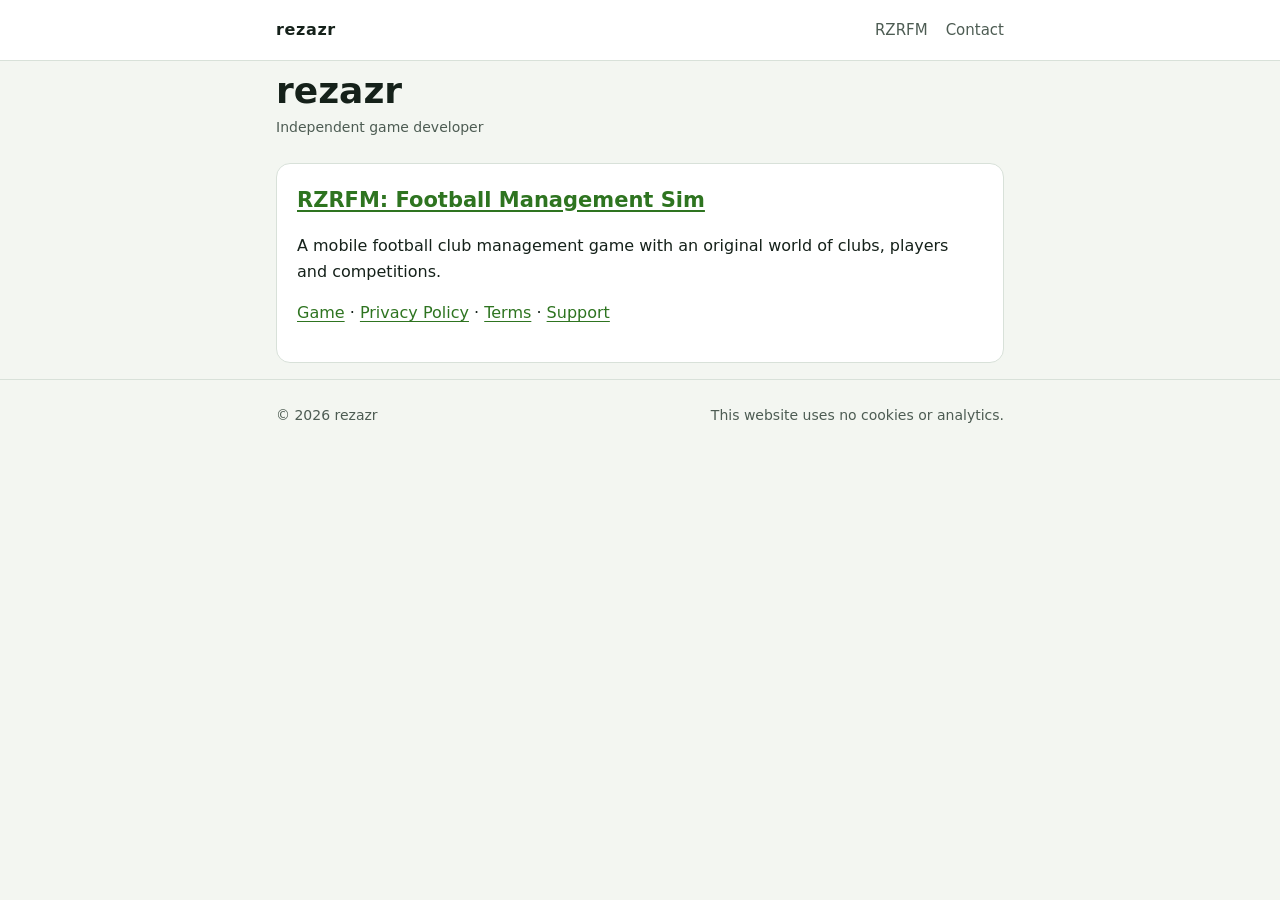
<file: index.html>
<!doctype html>
<html lang="en">
<head>
  <meta charset="utf-8">
  <meta name="viewport" content="width=device-width, initial-scale=1">
  <title>rezazr games</title>
  <meta name="description" content="Games by rezazr, an independent developer.">
  <link rel="stylesheet" href="assets/site.css">
</head>
<body>
  <header class="top">
    <div class="wrap">
      <a class="brand" href="./">rezazr</a>
      <nav class="nav" aria-label="Site">
        <a href="rzrfm/">RZRFM</a>
        <a href="mailto:rezazramadan1+games@gmail.com">Contact</a>
      </nav>
    </div>
  </header>

  <main class="wrap">
    <h1>rezazr</h1>
    <p class="meta">Independent game developer</p>

    <div class="card">
      <h2><a href="rzrfm/">RZRFM: Football Management Sim</a></h2>
      <p>A mobile football club management game with an original world of clubs, players and competitions.</p>
      <p><a href="rzrfm/">Game</a> · <a href="rzrfm/privacy.html">Privacy Policy</a> · <a href="rzrfm/terms.html">Terms</a> · <a href="rzrfm/support.html">Support</a></p>
    </div>
  </main>

  <footer class="foot">
    <div class="wrap">
      <span>© 2026 rezazr</span>
      <span>This website uses no cookies or analytics.</span>
    </div>
  </footer>
</body>
</html>
</file>
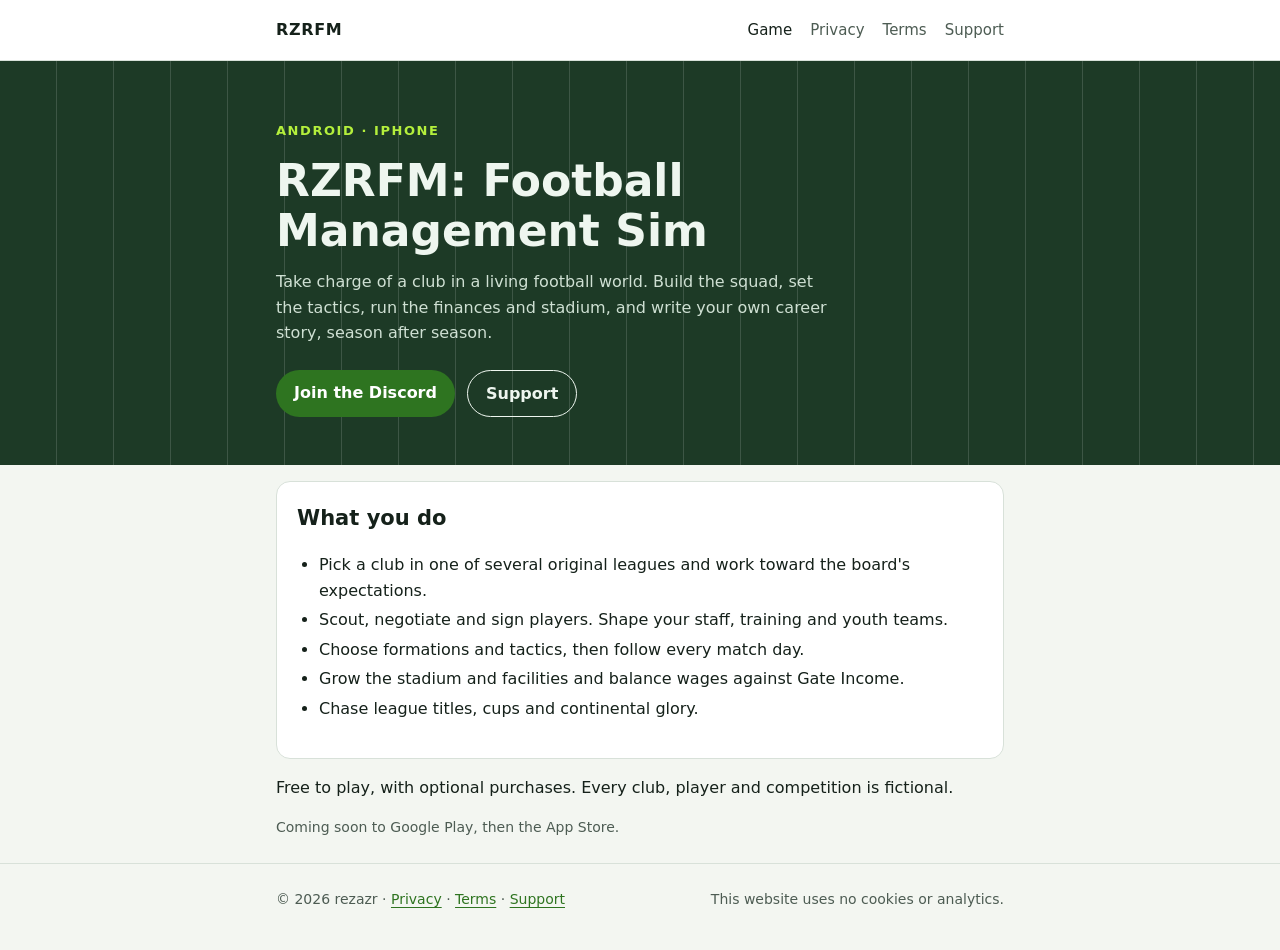
<file: rzrfm/index.html>
<!doctype html>
<html lang="en">
<head>
  <meta charset="utf-8">
  <meta name="viewport" content="width=device-width, initial-scale=1">
  <title>RZRFM Football Management</title>
  <meta name="description" content="RZRFM: Football Management Sim, a mobile football club management game with fictional clubs and players.">
  <link rel="stylesheet" href="../assets/site.css">
</head>
<body>
  <header class="top">
    <div class="wrap">
      <a class="brand" href="./">RZRFM</a>
      <nav class="nav" aria-label="RZRFM">
        <a href="./" aria-current="page">Game</a>
        <a href="privacy.html">Privacy</a>
        <a href="terms.html">Terms</a>
        <a href="support.html">Support</a>
      </nav>
    </div>
  </header>

  <section class="hero">
    <div class="wrap">
      <span class="kicker">Android · iPhone</span>
      <h1>RZRFM: Football Management Sim</h1>
      <p>Take charge of a club in a living football world. Build the squad, set the tactics, run the finances and stadium, and write your own career story, season after season.</p>
      <div class="actions">
        <a class="button" href="https://discord.gg/p37fmb7Awj">Join the Discord</a>
        <a class="button ghost" href="support.html">Support</a>
      </div>
    </div>
  </section>

  <main class="wrap">
    <div class="card">
      <h2>What you do</h2>
      <ul>
        <li>Pick a club in one of several original leagues and work toward the board's expectations.</li>
        <li>Scout, negotiate and sign players. Shape your staff, training and youth teams.</li>
        <li>Choose formations and tactics, then follow every match day.</li>
        <li>Grow the stadium and facilities and balance wages against Gate Income.</li>
        <li>Chase league titles, cups and continental glory.</li>
      </ul>
    </div>
    <p>Free to play, with optional purchases. Every club, player and competition is fictional.</p>
    <p class="meta">Coming soon to Google Play, then the App Store.</p>
  </main>

  <footer class="foot">
    <div class="wrap">
      <span>© 2026 rezazr · <a href="privacy.html">Privacy</a> · <a href="terms.html">Terms</a> · <a href="support.html">Support</a></span>
      <span>This website uses no cookies or analytics.</span>
    </div>
  </footer>
</body>
</html>
</file>
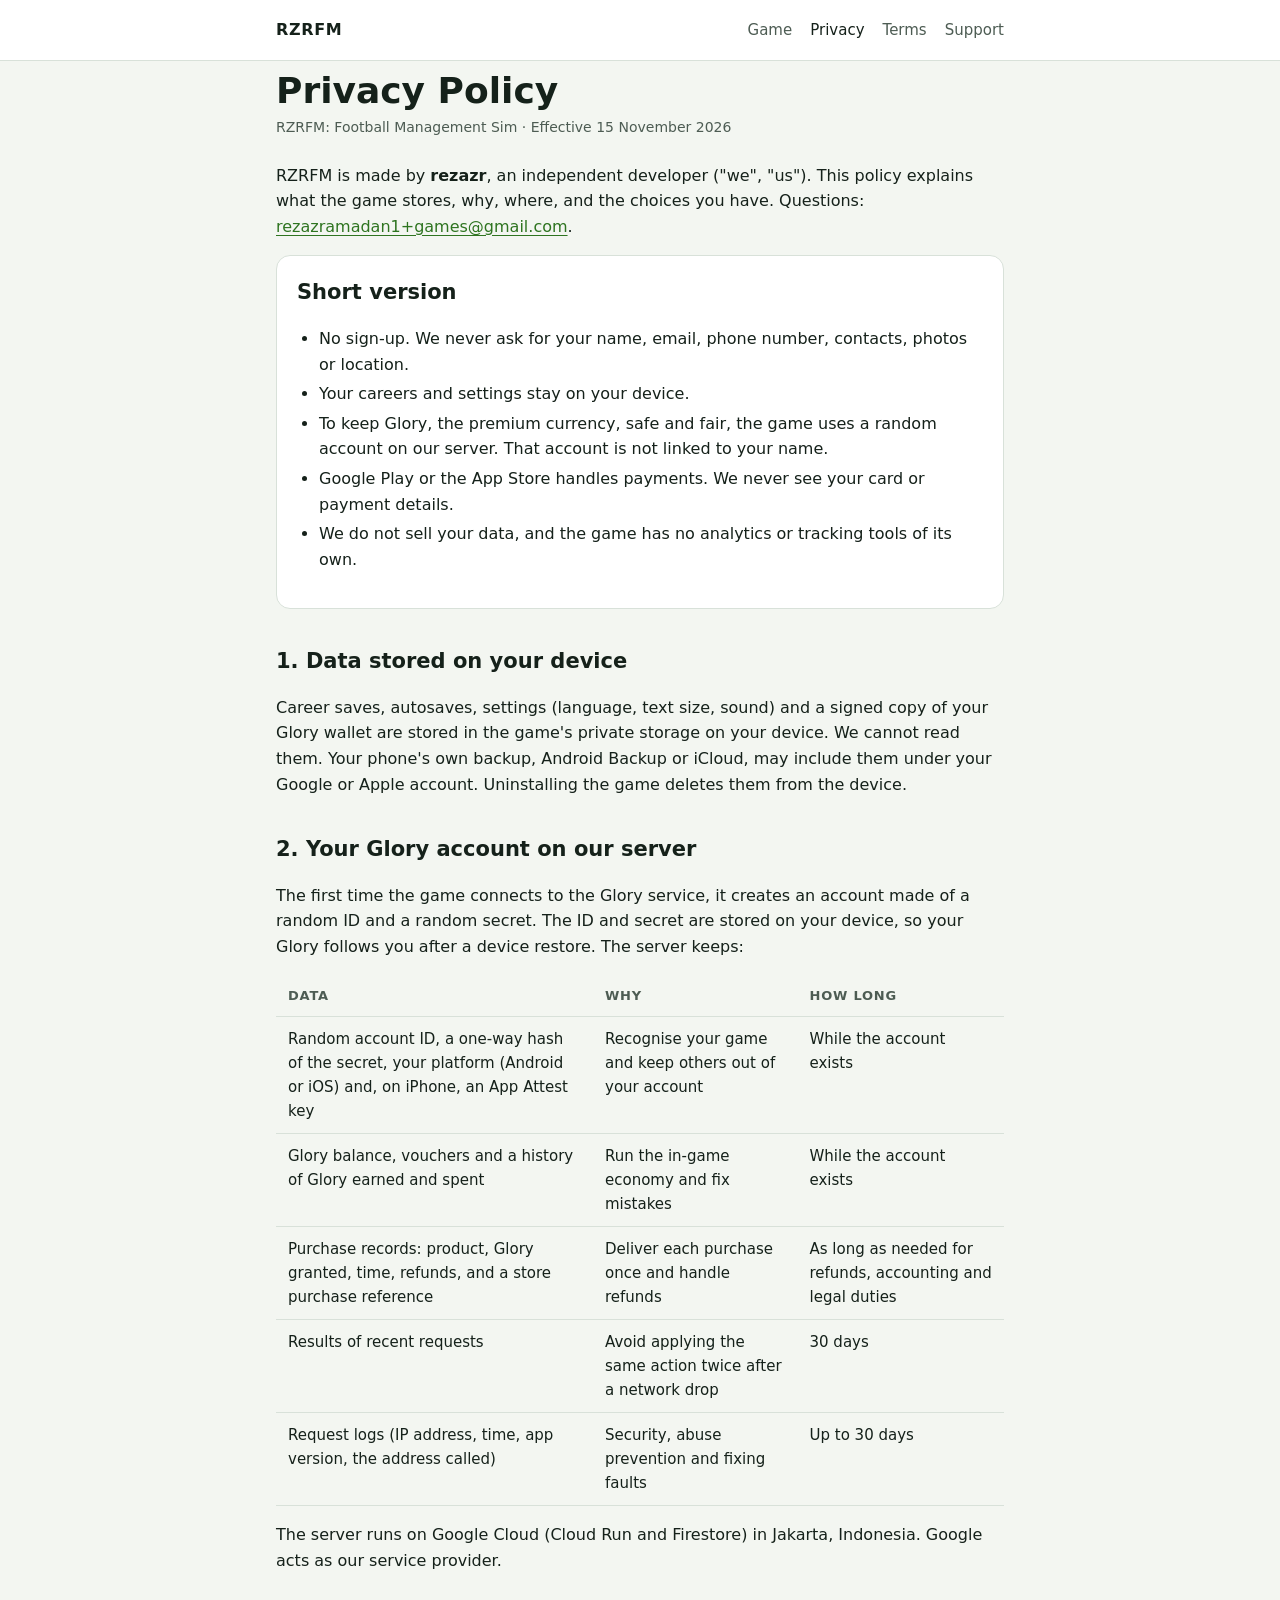
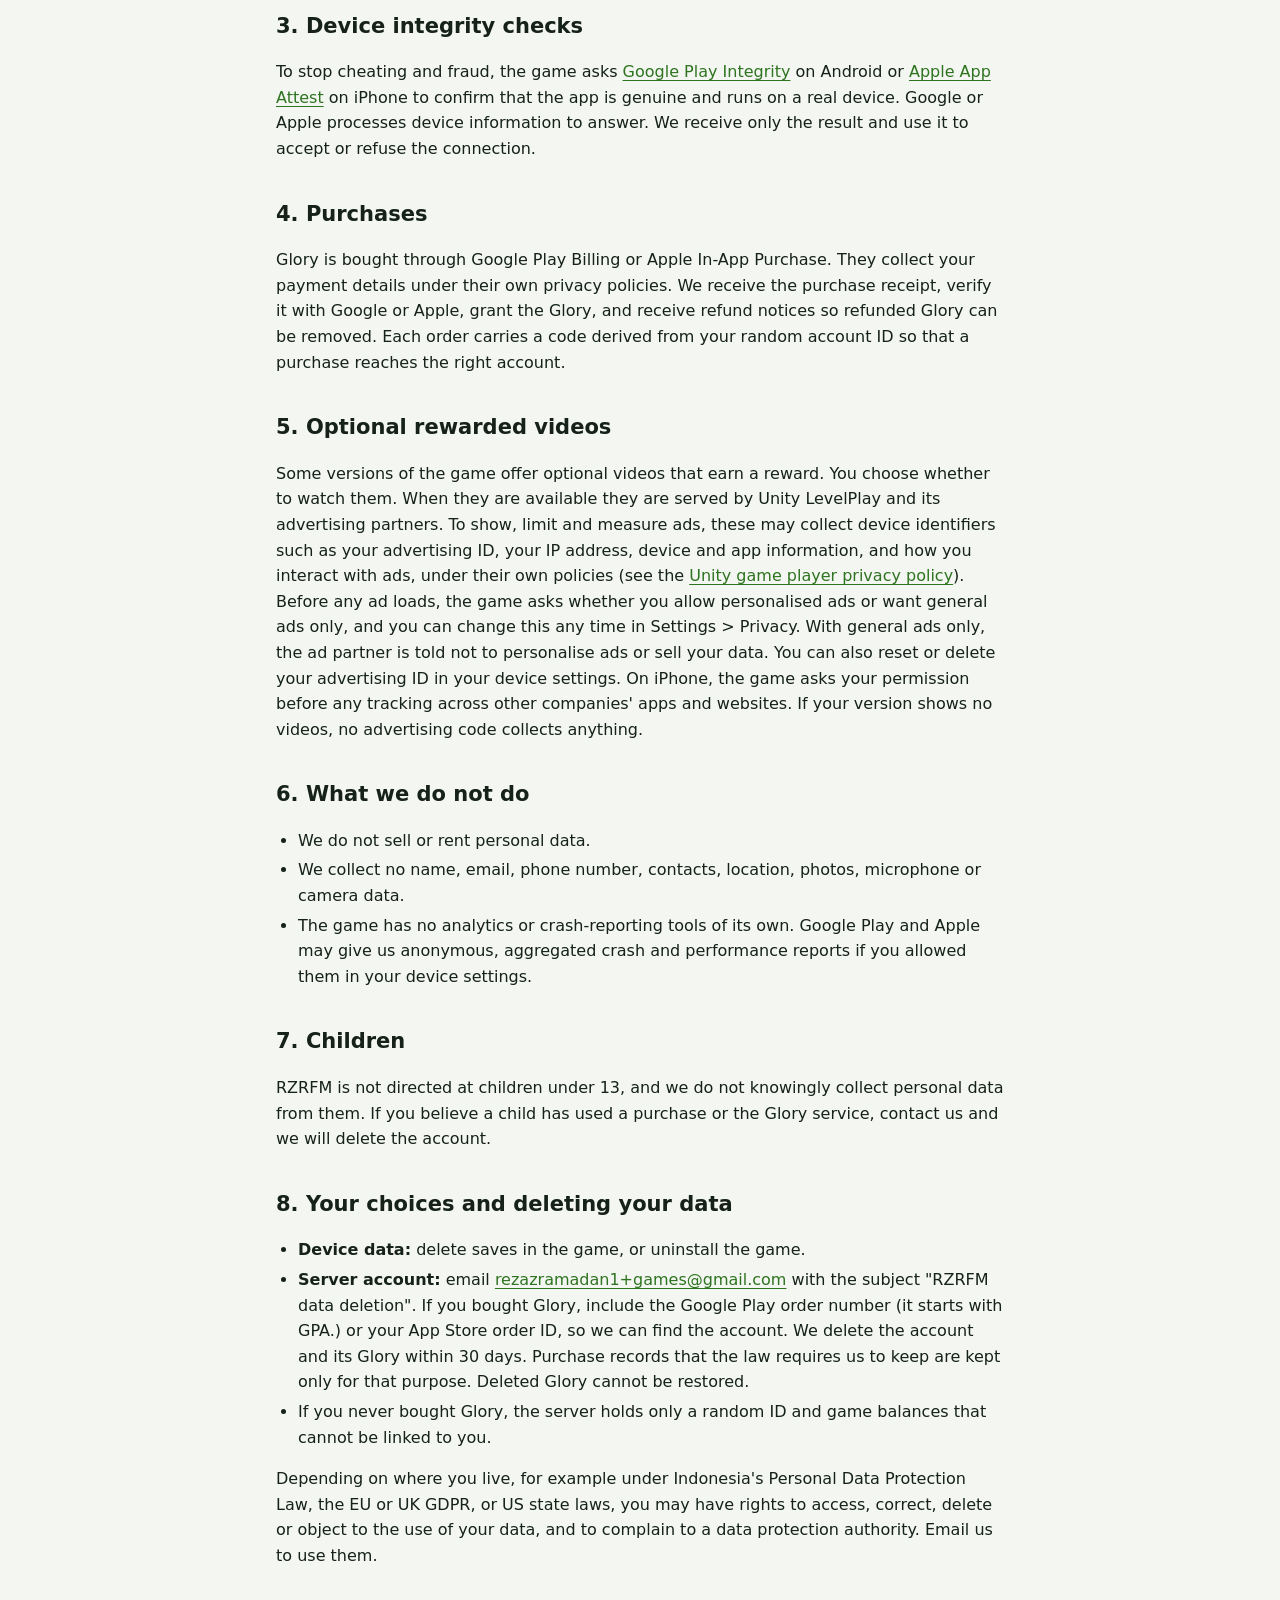
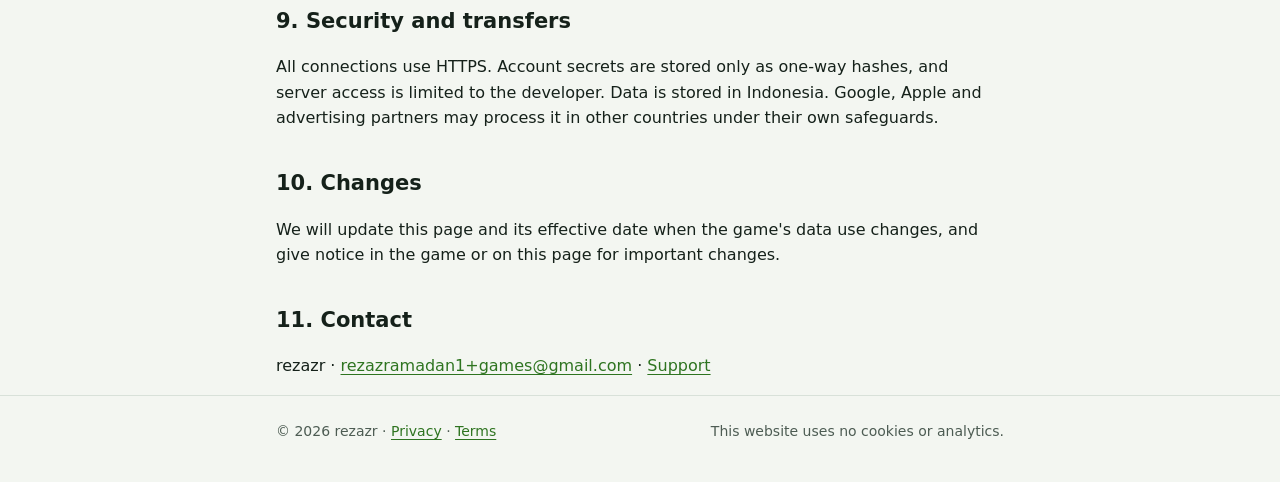
<file: rzrfm/privacy.html>
<!doctype html>
<html lang="en">
<head>
  <meta charset="utf-8">
  <meta name="viewport" content="width=device-width, initial-scale=1">
  <title>RZRFM Privacy Policy</title>
  <meta name="description" content="How RZRFM: Football Management Sim handles your data.">
  <link rel="stylesheet" href="../assets/site.css">
</head>
<body>
  <header class="top">
    <div class="wrap">
      <a class="brand" href="./">RZRFM</a>
      <nav class="nav" aria-label="RZRFM">
        <a href="./">Game</a>
        <a href="privacy.html" aria-current="page">Privacy</a>
        <a href="terms.html">Terms</a>
        <a href="support.html">Support</a>
      </nav>
    </div>
  </header>

  <main class="wrap">
    <h1>Privacy Policy</h1>
    <p class="meta">RZRFM: Football Management Sim · Effective 15 November 2026</p>

    <p>RZRFM is made by <strong>rezazr</strong>, an independent developer ("we", "us"). This policy explains what the game stores, why, where, and the choices you have. Questions: <a href="mailto:rezazramadan1+games@gmail.com">rezazramadan1+games@gmail.com</a>.</p>

    <div class="card">
      <h2>Short version</h2>
      <ul>
        <li>No sign-up. We never ask for your name, email, phone number, contacts, photos or location.</li>
        <li>Your careers and settings stay on your device.</li>
        <li>To keep Glory, the premium currency, safe and fair, the game uses a random account on our server. That account is not linked to your name.</li>
        <li>Google Play or the App Store handles payments. We never see your card or payment details.</li>
        <li>We do not sell your data, and the game has no analytics or tracking tools of its own.</li>
      </ul>
    </div>

    <h2 id="device">1. Data stored on your device</h2>
    <p>Career saves, autosaves, settings (language, text size, sound) and a signed copy of your Glory wallet are stored in the game's private storage on your device. We cannot read them. Your phone's own backup, Android Backup or iCloud, may include them under your Google or Apple account. Uninstalling the game deletes them from the device.</p>

    <h2 id="server">2. Your Glory account on our server</h2>
    <p>The first time the game connects to the Glory service, it creates an account made of a random ID and a random secret. The ID and secret are stored on your device, so your Glory follows you after a device restore. The server keeps:</p>
    <div class="table-scroll">
      <table>
        <thead><tr><th>Data</th><th>Why</th><th>How long</th></tr></thead>
        <tbody>
          <tr><td>Random account ID, a one-way hash of the secret, your platform (Android or iOS) and, on iPhone, an App Attest key</td><td>Recognise your game and keep others out of your account</td><td>While the account exists</td></tr>
          <tr><td>Glory balance, vouchers and a history of Glory earned and spent</td><td>Run the in-game economy and fix mistakes</td><td>While the account exists</td></tr>
          <tr><td>Purchase records: product, Glory granted, time, refunds, and a store purchase reference</td><td>Deliver each purchase once and handle refunds</td><td>As long as needed for refunds, accounting and legal duties</td></tr>
          <tr><td>Results of recent requests</td><td>Avoid applying the same action twice after a network drop</td><td>30 days</td></tr>
          <tr><td>Request logs (IP address, time, app version, the address called)</td><td>Security, abuse prevention and fixing faults</td><td>Up to 30 days</td></tr>
        </tbody>
      </table>
    </div>
    <p>The server runs on Google Cloud (Cloud Run and Firestore) in Jakarta, Indonesia. Google acts as our service provider.</p>

    <h2 id="integrity">3. Device integrity checks</h2>
    <p>To stop cheating and fraud, the game asks <a href="https://developer.android.com/google/play/integrity">Google Play Integrity</a> on Android or <a href="https://developer.apple.com/documentation/devicecheck">Apple App Attest</a> on iPhone to confirm that the app is genuine and runs on a real device. Google or Apple processes device information to answer. We receive only the result and use it to accept or refuse the connection.</p>

    <h2 id="purchases">4. Purchases</h2>
    <p>Glory is bought through Google Play Billing or Apple In-App Purchase. They collect your payment details under their own privacy policies. We receive the purchase receipt, verify it with Google or Apple, grant the Glory, and receive refund notices so refunded Glory can be removed. Each order carries a code derived from your random account ID so that a purchase reaches the right account.</p>

    <h2 id="ads">5. Optional rewarded videos</h2>
    <p>Some versions of the game offer optional videos that earn a reward. You choose whether to watch them. When they are available they are served by Unity LevelPlay and its advertising partners. To show, limit and measure ads, these may collect device identifiers such as your advertising ID, your IP address, device and app information, and how you interact with ads, under their own policies (see the <a href="https://unity.com/legal/game-player-and-app-user-privacy-policy">Unity game player privacy policy</a>). Before any ad loads, the game asks whether you allow personalised ads or want general ads only, and you can change this any time in Settings &gt; Privacy. With general ads only, the ad partner is told not to personalise ads or sell your data. You can also reset or delete your advertising ID in your device settings. On iPhone, the game asks your permission before any tracking across other companies' apps and websites. If your version shows no videos, no advertising code collects anything.</p>

    <h2 id="not-collected">6. What we do not do</h2>
    <ul>
      <li>We do not sell or rent personal data.</li>
      <li>We collect no name, email, phone number, contacts, location, photos, microphone or camera data.</li>
      <li>The game has no analytics or crash-reporting tools of its own. Google Play and Apple may give us anonymous, aggregated crash and performance reports if you allowed them in your device settings.</li>
    </ul>

    <h2 id="children">7. Children</h2>
    <p>RZRFM is not directed at children under 13, and we do not knowingly collect personal data from them. If you believe a child has used a purchase or the Glory service, contact us and we will delete the account.</p>

    <h2 id="deletion">8. Your choices and deleting your data</h2>
    <ul>
      <li><strong>Device data:</strong> delete saves in the game, or uninstall the game.</li>
      <li><strong>Server account:</strong> email <a href="mailto:rezazramadan1+games@gmail.com?subject=RZRFM%20data%20deletion">rezazramadan1+games@gmail.com</a> with the subject "RZRFM data deletion". If you bought Glory, include the Google Play order number (it starts with GPA.) or your App Store order ID, so we can find the account. We delete the account and its Glory within 30 days. Purchase records that the law requires us to keep are kept only for that purpose. Deleted Glory cannot be restored.</li>
      <li>If you never bought Glory, the server holds only a random ID and game balances that cannot be linked to you.</li>
    </ul>
    <p>Depending on where you live, for example under Indonesia's Personal Data Protection Law, the EU or UK GDPR, or US state laws, you may have rights to access, correct, delete or object to the use of your data, and to complain to a data protection authority. Email us to use them.</p>

    <h2 id="security">9. Security and transfers</h2>
    <p>All connections use HTTPS. Account secrets are stored only as one-way hashes, and server access is limited to the developer. Data is stored in Indonesia. Google, Apple and advertising partners may process it in other countries under their own safeguards.</p>

    <h2 id="changes">10. Changes</h2>
    <p>We will update this page and its effective date when the game's data use changes, and give notice in the game or on this page for important changes.</p>

    <h2 id="contact">11. Contact</h2>
    <p>rezazr · <a href="mailto:rezazramadan1+games@gmail.com">rezazramadan1+games@gmail.com</a> · <a href="support.html">Support</a></p>
  </main>

  <footer class="foot">
    <div class="wrap">
      <span>© 2026 rezazr · <a href="privacy.html">Privacy</a> · <a href="terms.html">Terms</a></span>
      <span>This website uses no cookies or analytics.</span>
    </div>
  </footer>
</body>
</html>
</file>
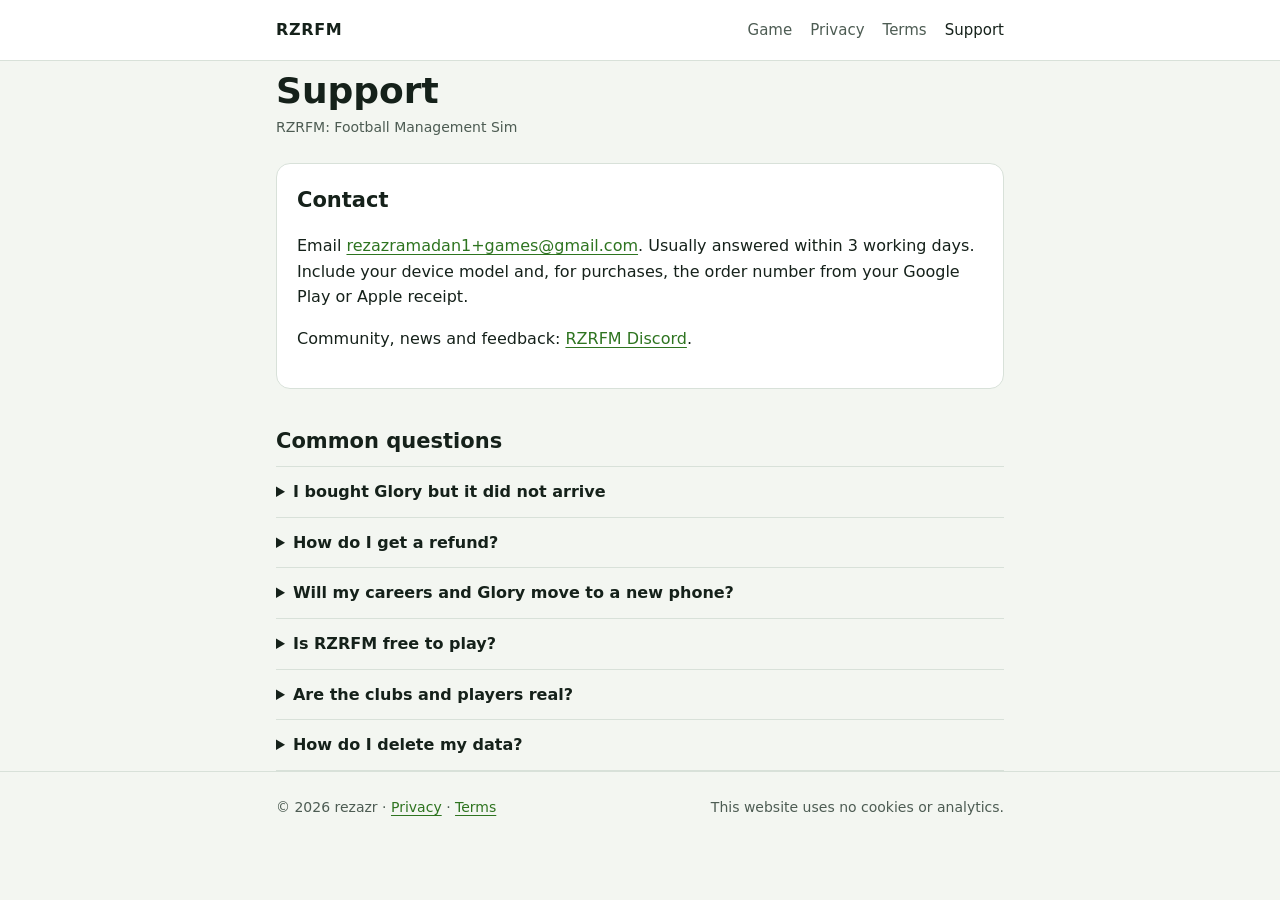
<file: rzrfm/support.html>
<!doctype html>
<html lang="en">
<head>
  <meta charset="utf-8">
  <meta name="viewport" content="width=device-width, initial-scale=1">
  <title>RZRFM Support</title>
  <meta name="description" content="Help, contact and community for RZRFM: Football Management Sim.">
  <link rel="stylesheet" href="../assets/site.css">
</head>
<body>
  <header class="top">
    <div class="wrap">
      <a class="brand" href="./">RZRFM</a>
      <nav class="nav" aria-label="RZRFM">
        <a href="./">Game</a>
        <a href="privacy.html">Privacy</a>
        <a href="terms.html">Terms</a>
        <a href="support.html" aria-current="page">Support</a>
      </nav>
    </div>
  </header>

  <main class="wrap">
    <h1>Support</h1>
    <p class="meta">RZRFM: Football Management Sim</p>

    <div class="card">
      <h2>Contact</h2>
      <p>Email <a href="mailto:rezazramadan1+games@gmail.com?subject=RZRFM%20support">rezazramadan1+games@gmail.com</a>. Usually answered within 3 working days. Include your device model and, for purchases, the order number from your Google Play or Apple receipt.</p>
      <p>Community, news and feedback: <a href="https://discord.gg/p37fmb7Awj">RZRFM Discord</a>.</p>
    </div>

    <h2>Common questions</h2>

    <details>
      <summary>I bought Glory but it did not arrive</summary>
      <p>Keep the game open with an internet connection. Purchases that were interrupted are delivered again when the game reconnects to the store, and restarting the game retries them. If Glory is still missing after a day, email us the order number (Google Play orders start with GPA.).</p>
    </details>

    <details>
      <summary>How do I get a refund?</summary>
      <p>Payments are handled by the store. For Google Play, use your <a href="https://play.google.com/store/account/orderhistory">Play order history</a>. For the App Store, use <a href="https://reportaproblem.apple.com">reportaproblem.apple.com</a>. Glory from a refunded purchase is removed from your wallet.</p>
    </details>

    <details>
      <summary>Will my careers and Glory move to a new phone?</summary>
      <p>Careers are saved on your device. Your Glory account is linked to the game installation, not to a login. Both are restored when you set up the new phone from a backup of the old one (Android Backup with the same Google account, or an iCloud or encrypted computer backup on iPhone). Without a backup, email us with a purchase order number and we will help recover purchased Glory.</p>
    </details>

    <details>
      <summary>Is RZRFM free to play?</summary>
      <p>Yes. Everything in the game can be played without paying. Glory can also be earned by playing. Paid help has fixed, stated effects and limits, and it never decides a match or a trophy on its own.</p>
    </details>

    <details>
      <summary>Are the clubs and players real?</summary>
      <p>No. Every club, player, stadium and competition is fictional. Any resemblance to real people or clubs is unintended.</p>
    </details>

    <details>
      <summary>How do I delete my data?</summary>
      <p>See <a href="privacy.html#deletion">Privacy Policy: your choices and deleting your data</a>.</p>
    </details>
  </main>

  <footer class="foot">
    <div class="wrap">
      <span>© 2026 rezazr · <a href="privacy.html">Privacy</a> · <a href="terms.html">Terms</a></span>
      <span>This website uses no cookies or analytics.</span>
    </div>
  </footer>
</body>
</html>
</file>
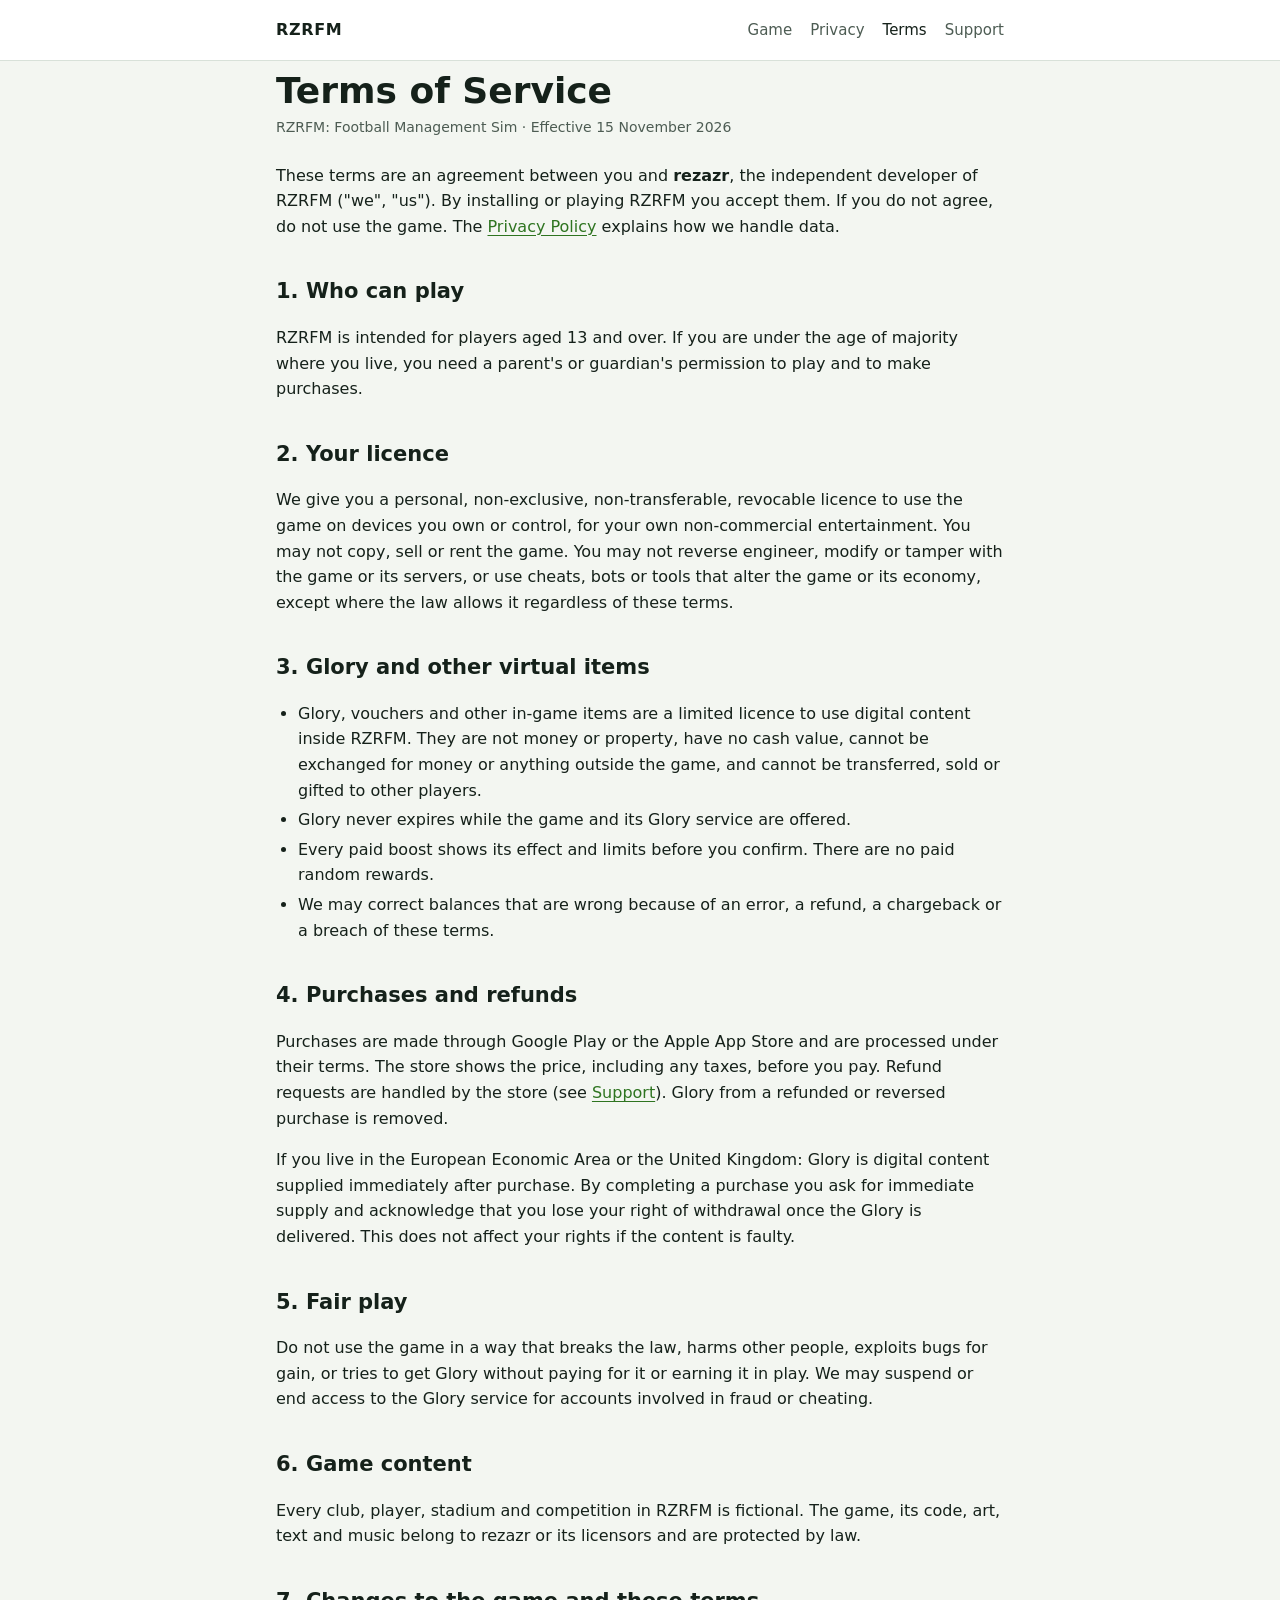
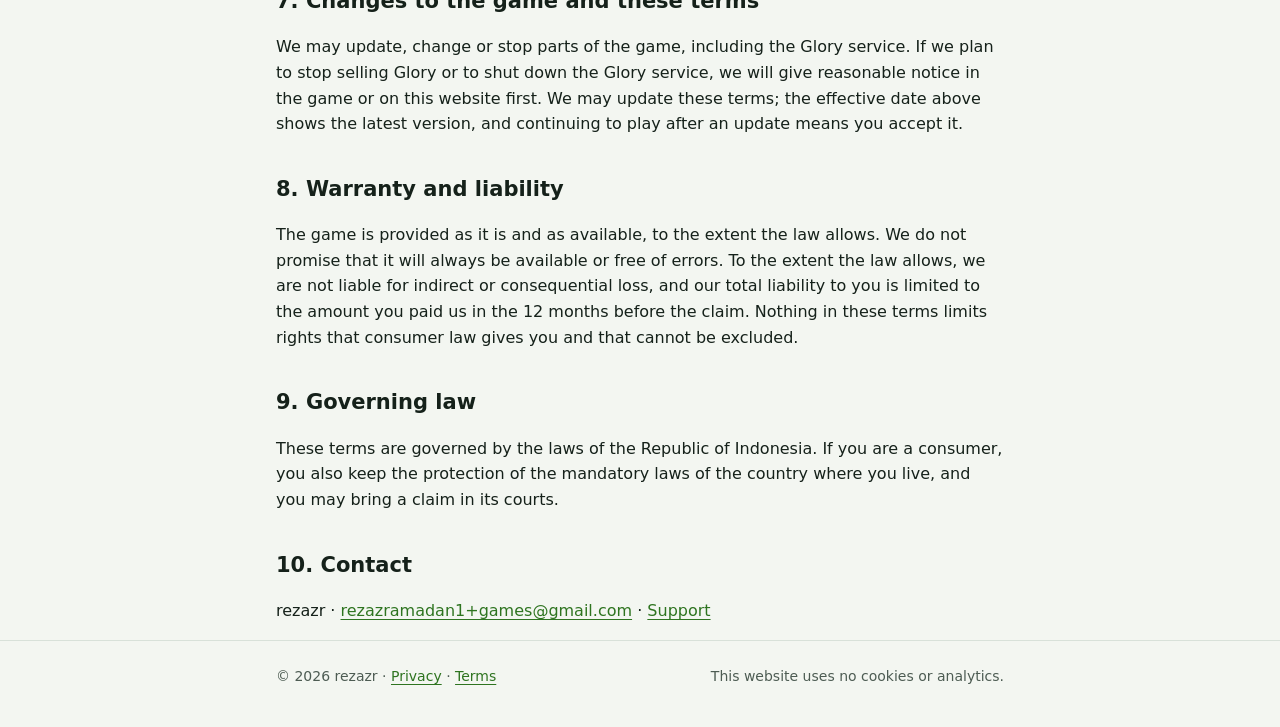
<file: rzrfm/terms.html>
<!doctype html>
<html lang="en">
<head>
  <meta charset="utf-8">
  <meta name="viewport" content="width=device-width, initial-scale=1">
  <title>RZRFM Terms of Service</title>
  <meta name="description" content="Terms of Service for RZRFM: Football Management Sim.">
  <link rel="stylesheet" href="../assets/site.css">
</head>
<body>
  <header class="top">
    <div class="wrap">
      <a class="brand" href="./">RZRFM</a>
      <nav class="nav" aria-label="RZRFM">
        <a href="./">Game</a>
        <a href="privacy.html">Privacy</a>
        <a href="terms.html" aria-current="page">Terms</a>
        <a href="support.html">Support</a>
      </nav>
    </div>
  </header>

  <main class="wrap">
    <h1>Terms of Service</h1>
    <p class="meta">RZRFM: Football Management Sim · Effective 15 November 2026</p>

    <p>These terms are an agreement between you and <strong>rezazr</strong>, the independent developer of RZRFM ("we", "us"). By installing or playing RZRFM you accept them. If you do not agree, do not use the game. The <a href="privacy.html">Privacy Policy</a> explains how we handle data.</p>

    <h2 id="eligibility">1. Who can play</h2>
    <p>RZRFM is intended for players aged 13 and over. If you are under the age of majority where you live, you need a parent's or guardian's permission to play and to make purchases.</p>

    <h2 id="licence">2. Your licence</h2>
    <p>We give you a personal, non-exclusive, non-transferable, revocable licence to use the game on devices you own or control, for your own non-commercial entertainment. You may not copy, sell or rent the game. You may not reverse engineer, modify or tamper with the game or its servers, or use cheats, bots or tools that alter the game or its economy, except where the law allows it regardless of these terms.</p>

    <h2 id="glory">3. Glory and other virtual items</h2>
    <ul>
      <li>Glory, vouchers and other in-game items are a limited licence to use digital content inside RZRFM. They are not money or property, have no cash value, cannot be exchanged for money or anything outside the game, and cannot be transferred, sold or gifted to other players.</li>
      <li>Glory never expires while the game and its Glory service are offered.</li>
      <li>Every paid boost shows its effect and limits before you confirm. There are no paid random rewards.</li>
      <li>We may correct balances that are wrong because of an error, a refund, a chargeback or a breach of these terms.</li>
    </ul>

    <h2 id="purchases">4. Purchases and refunds</h2>
    <p>Purchases are made through Google Play or the Apple App Store and are processed under their terms. The store shows the price, including any taxes, before you pay. Refund requests are handled by the store (see <a href="support.html">Support</a>). Glory from a refunded or reversed purchase is removed.</p>
    <p>If you live in the European Economic Area or the United Kingdom: Glory is digital content supplied immediately after purchase. By completing a purchase you ask for immediate supply and acknowledge that you lose your right of withdrawal once the Glory is delivered. This does not affect your rights if the content is faulty.</p>

    <h2 id="conduct">5. Fair play</h2>
    <p>Do not use the game in a way that breaks the law, harms other people, exploits bugs for gain, or tries to get Glory without paying for it or earning it in play. We may suspend or end access to the Glory service for accounts involved in fraud or cheating.</p>

    <h2 id="content">6. Game content</h2>
    <p>Every club, player, stadium and competition in RZRFM is fictional. The game, its code, art, text and music belong to rezazr or its licensors and are protected by law.</p>

    <h2 id="changes">7. Changes to the game and these terms</h2>
    <p>We may update, change or stop parts of the game, including the Glory service. If we plan to stop selling Glory or to shut down the Glory service, we will give reasonable notice in the game or on this website first. We may update these terms; the effective date above shows the latest version, and continuing to play after an update means you accept it.</p>

    <h2 id="liability">8. Warranty and liability</h2>
    <p>The game is provided as it is and as available, to the extent the law allows. We do not promise that it will always be available or free of errors. To the extent the law allows, we are not liable for indirect or consequential loss, and our total liability to you is limited to the amount you paid us in the 12 months before the claim. Nothing in these terms limits rights that consumer law gives you and that cannot be excluded.</p>

    <h2 id="law">9. Governing law</h2>
    <p>These terms are governed by the laws of the Republic of Indonesia. If you are a consumer, you also keep the protection of the mandatory laws of the country where you live, and you may bring a claim in its courts.</p>

    <h2 id="contact">10. Contact</h2>
    <p>rezazr · <a href="mailto:rezazramadan1+games@gmail.com">rezazramadan1+games@gmail.com</a> · <a href="support.html">Support</a></p>
  </main>

  <footer class="foot">
    <div class="wrap">
      <span>© 2026 rezazr · <a href="privacy.html">Privacy</a> · <a href="terms.html">Terms</a></span>
      <span>This website uses no cookies or analytics.</span>
    </div>
  </footer>
</body>
</html>
</file>
<file: assets/site.css>
:root {
  --bg: #f3f6f1;
  --surface: #ffffff;
  --text: #15211a;
  --muted: #4d5c53;
  --line: #d8e1d9;
  --accent: #2e7420;
  --accent-ink: #ffffff;
  --pitch: #1d3a26;
  --pitch-line: rgba(255, 255, 255, 0.14);
  --radius: 14px;
  color-scheme: light;
}

@media (prefers-color-scheme: dark) {
  :root {
    --bg: #0b130e;
    --surface: #121e17;
    --text: #e7efe9;
    --muted: #9cb0a3;
    --line: #22342a;
    --accent: #b4ef3c;
    --accent-ink: #0b130e;
    --pitch: #10261a;
    --pitch-line: rgba(180, 239, 60, 0.12);
    color-scheme: dark;
  }
}

* { box-sizing: border-box; }

html { -webkit-text-size-adjust: 100%; }

body {
  margin: 0;
  background: var(--bg);
  color: var(--text);
  font: 16px/1.6 system-ui, -apple-system, "Segoe UI", Roboto, "Helvetica Neue", Arial, sans-serif;
}

a { color: var(--accent); text-underline-offset: 3px; }
a:hover { text-decoration-thickness: 2px; }

.wrap { max-width: 760px; margin: 0 auto; padding: 0 16px; }

.top {
  border-bottom: 1px solid var(--line);
  background: var(--surface);
}
.top .wrap {
  display: flex;
  align-items: center;
  justify-content: space-between;
  gap: 16px;
  min-height: 60px;
  flex-wrap: wrap;
}
.brand { font-weight: 800; letter-spacing: 0.04em; color: var(--text); text-decoration: none; }
.nav { display: flex; gap: 18px; flex-wrap: wrap; font-size: 15px; }
.nav a { color: var(--muted); text-decoration: none; }
.nav a:hover, .nav a[aria-current="page"] { color: var(--text); }

.hero {
  background:
    repeating-linear-gradient(90deg, transparent 0 56px, var(--pitch-line) 56px 57px),
    linear-gradient(180deg, var(--pitch), var(--pitch));
  color: #eef6ef;
  padding: 56px 0 48px;
}
.hero h1 { font-size: clamp(30px, 6vw, 44px); line-height: 1.15; margin: 0 0 12px; }
.hero p { margin: 0; max-width: 560px; color: #cfe0d3; }
.kicker {
  display: inline-block;
  margin-bottom: 14px;
  font-size: 13px;
  font-weight: 700;
  letter-spacing: 0.12em;
  text-transform: uppercase;
  color: #b4ef3c;
}

main { padding: 32px 0 56px; }
main h1 { font-size: clamp(28px, 5vw, 36px); line-height: 1.2; margin: 8px 0 4px; }
main h2 { font-size: 21px; margin: 36px 0 8px; scroll-margin-top: 16px; }
main h3 { font-size: 17px; margin: 22px 0 4px; }
.meta { color: var(--muted); font-size: 14px; margin: 0 0 24px; }

.card {
  background: var(--surface);
  border: 1px solid var(--line);
  border-radius: var(--radius);
  padding: 20px;
  margin: 16px 0;
}
.card h2, .card h3 { margin-top: 0; }

.actions { display: flex; gap: 12px; flex-wrap: wrap; margin-top: 24px; }
.button {
  display: inline-block;
  padding: 10px 18px;
  border-radius: 999px;
  background: var(--accent);
  color: var(--accent-ink);
  font-weight: 700;
  text-decoration: none;
}
.button.ghost { background: transparent; color: inherit; border: 1px solid currentColor; }
.hero .button.ghost { color: #eef6ef; }

.table-scroll { overflow-x: auto; margin: 12px 0; }
table { width: 100%; border-collapse: collapse; font-size: 15px; min-width: 520px; }
th, td { text-align: left; vertical-align: top; padding: 10px 12px; border-bottom: 1px solid var(--line); }
th { color: var(--muted); font-weight: 600; font-size: 13px; text-transform: uppercase; letter-spacing: 0.06em; }

details { border-top: 1px solid var(--line); padding: 12px 0; }
details:last-of-type { border-bottom: 1px solid var(--line); }
summary { cursor: pointer; font-weight: 650; }
details p { margin: 8px 0 0; }

ul { padding-left: 22px; }
li { margin: 4px 0; }

.foot { border-top: 1px solid var(--line); color: var(--muted); font-size: 14px; padding: 24px 0 40px; }
.foot .wrap { display: flex; gap: 16px; justify-content: space-between; flex-wrap: wrap; }
</file>
